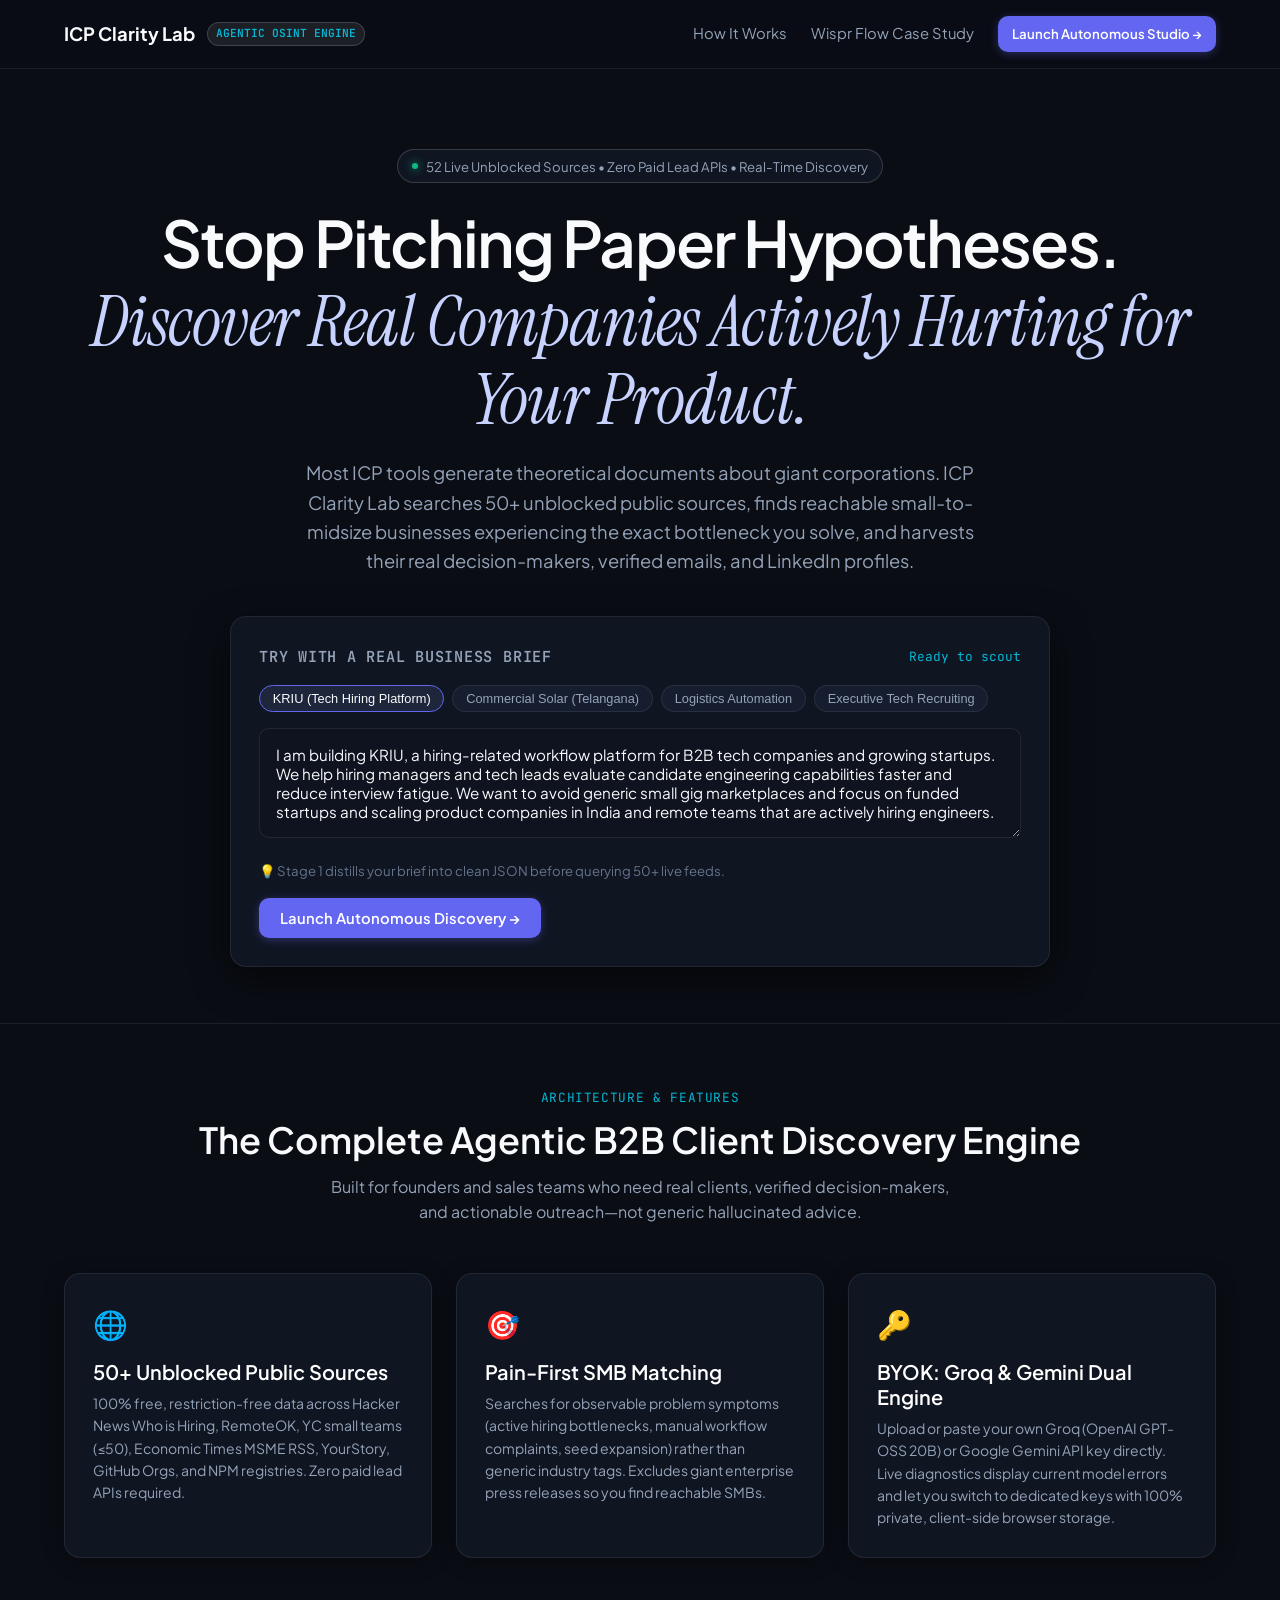
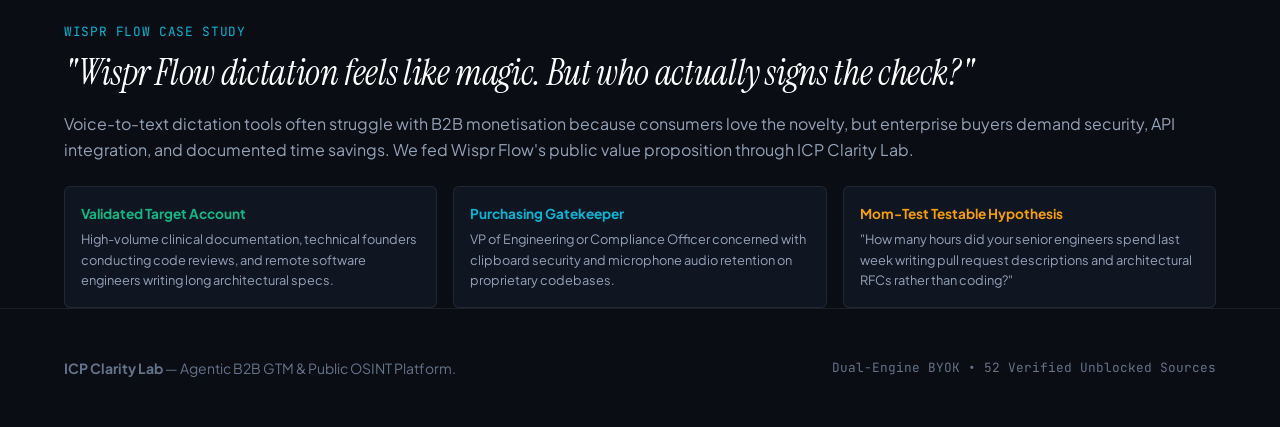
<file: static/portfolio.html>
<!DOCTYPE html>
<html lang="en">
<head>
  <meta charset="UTF-8">
  <meta name="viewport" content="width=device-width, initial-scale=1.0">
  <title>ICP Clarity Lab — Agentic B2B GTM & Public OSINT Platform</title>
  <meta name="description" content="Autonomous client discovery, decision-maker extraction, and outreach generation powered by 50+ unblocked public sources.">
  <link rel="stylesheet" href="css/styles.css">
</head>
<body>

  <!-- Navigation -->
  <header class="site-header">
    <div class="container nav-wrap">
      <div class="brand">
        <span class="brand-name">ICP Clarity Lab</span>
        <span class="brand-badge">Agentic OSINT Engine</span>
      </div>
      <nav class="nav-links">
        <a href="#how-it-works" class="nav-link">How It Works</a>
        <a href="#case-study" class="nav-link">Wispr Flow Case Study</a>
        <a href="https://kriu-icp-lab-504509523991.us-central1.run.app/app" class="btn btn-primary btn-sm">Launch Autonomous Studio &rarr;</a>
      </nav>
    </div>
  </header>

  <!-- Hero Stage -->
  <section class="hero-stage">
    <div class="container">
      <div class="hero-pill">
        <span class="dot"></span>
        <span>52 Live Unblocked Sources • Zero Paid Lead APIs • Real-Time Discovery</span>
      </div>
      <h1 class="hero-title">
        Stop Pitching Paper Hypotheses.
        <span class="serif-voice">Discover Real Companies Actively Hurting for Your Product.</span>
      </h1>
      <p class="hero-subtitle">
        Most ICP tools generate theoretical documents about giant corporations. ICP Clarity Lab searches 50+ unblocked public sources, finds reachable small-to-midsize businesses experiencing the exact bottleneck you solve, and harvests their real decision-makers, verified emails, and LinkedIn profiles.
      </p>

      <!-- Interactive Hero Conversion Bridge -->
      <div class="hero-bridge-card">
        <div class="bridge-header">
          <span class="bridge-title">Try with a Real Business Brief</span>
          <span class="mono-voice" style="color: var(--accent-cyan); font-size: 0.8rem;">Ready to scout</span>
        </div>

        <div class="preset-selector-bar" id="hero-presets">
          <button class="preset-chip active" data-preset="kriu_hiring">KRIU (Tech Hiring Platform)</button>
          <button class="preset-chip" data-preset="solar_telangana">Commercial Solar (Telangana)</button>
          <button class="preset-chip" data-preset="workflow_automation">Logistics Automation</button>
          <button class="preset-chip" data-preset="tech_agency">Executive Tech Recruiting</button>
        </div>

        <textarea id="hero-brief-input" class="bridge-textarea" placeholder="Describe what you sell, who you think needs it, and any constraints or past customer observations..."></textarea>

        <div class="bridge-footer">
          <span class="bridge-hint">💡 Stage 1 distills your brief into clean JSON before querying 50+ live feeds.</span>
          <button id="hero-launch-btn" class="btn btn-primary">
            Launch Autonomous Discovery &rarr;
          </button>
        </div>
      </div>
    </div>
  </section>

  <!-- 3-Pillar Platform Feature Section -->
  <section class="split-frame-section" id="how-it-works">
    <div class="container">
      <div class="section-head">
        <div class="section-kicker">Architecture & Features</div>
        <h2 class="section-title">The Complete Agentic B2B Client Discovery Engine</h2>
        <p style="color: var(--ink-secondary); max-width: 620px; margin: 0 auto;">
          Built for founders and sales teams who need real clients, verified decision-makers, and actionable outreach—not generic hallucinated advice.
        </p>
      </div>

      <div style="display: grid; grid-template-columns: repeat(auto-fit, minmax(320px, 1fr)); gap: 1.5rem; margin-top: 2.5rem;">
        <div class="panel-card">
          <div style="font-size: 1.75rem; margin-bottom: 0.75rem;">🌐</div>
          <h3 style="font-size: 1.25rem; color: #fff; margin-bottom: 0.5rem;">50+ Unblocked Public Sources</h3>
          <p style="font-size: 0.875rem; color: var(--ink-secondary); line-height: 1.6;">
            100% free, restriction-free data across Hacker News Who is Hiring, RemoteOK, YC small teams (≤50), Economic Times MSME RSS, YourStory, GitHub Orgs, and NPM registries. Zero paid lead APIs required.
          </p>
        </div>

        <div class="panel-card">
          <div style="font-size: 1.75rem; margin-bottom: 0.75rem;">🎯</div>
          <h3 style="font-size: 1.25rem; color: #fff; margin-bottom: 0.5rem;">Pain-First SMB Matching</h3>
          <p style="font-size: 0.875rem; color: var(--ink-secondary); line-height: 1.6;">
            Searches for observable problem symptoms (active hiring bottlenecks, manual workflow complaints, seed expansion) rather than generic industry tags. Excludes giant enterprise press releases so you find reachable SMBs.
          </p>
        </div>

        <div class="panel-card">
          <div style="font-size: 1.75rem; margin-bottom: 0.75rem;">🔑</div>
          <h3 style="font-size: 1.25rem; color: #fff; margin-bottom: 0.5rem;">BYOK: Groq & Gemini Dual Engine</h3>
          <p style="font-size: 0.875rem; color: var(--ink-secondary); line-height: 1.6;">
            Upload or paste your own Groq (OpenAI GPT-OSS 20B) or Google Gemini API key directly. Live diagnostics display current model errors and let you switch to dedicated keys with 100% private, client-side browser storage.
          </p>
        </div>
      </div>
    </div>
  </section>

  <!-- Wispr Flow Case Study Section -->
  <section class="case-study-section" id="case-study">
    <div class="container">
      <div class="case-study-card">
        <div class="section-kicker">Wispr Flow Case Study</div>
        <h2 class="serif-voice" style="font-size: 2.25rem; font-style: italic; color: #fff; margin: 0.5rem 0 1rem;">
          "Wispr Flow dictation feels like magic. But who actually signs the check?"
        </h2>
        <p style="color: var(--ink-secondary); font-size: 1rem; line-height: 1.6; margin-bottom: 1.5rem;">
          Voice-to-text dictation tools often struggle with B2B monetisation because consumers love the novelty, but enterprise buyers demand security, API integration, and documented time savings. We fed Wispr Flow's public value proposition through ICP Clarity Lab.
        </p>
        <div style="display: grid; grid-template-columns: repeat(auto-fit, minmax(220px, 1fr)); gap: 1rem;">
          <div style="background: var(--bg-surface); padding: 1rem; border-radius: var(--radius-sm); border: 1px solid var(--hairline);">
            <strong style="color: var(--status-user-provided); font-size: 0.85rem; display: block; margin-bottom: 0.25rem;">Validated Target Account</strong>
            <p style="font-size: 0.8rem; color: var(--ink-secondary);">High-volume clinical documentation, technical founders conducting code reviews, and remote software engineers writing long architectural specs.</p>
          </div>
          <div style="background: var(--bg-surface); padding: 1rem; border-radius: var(--radius-sm); border: 1px solid var(--hairline);">
            <strong style="color: var(--accent-cyan); font-size: 0.85rem; display: block; margin-bottom: 0.25rem;">Purchasing Gatekeeper</strong>
            <p style="font-size: 0.8rem; color: var(--ink-secondary);">VP of Engineering or Compliance Officer concerned with clipboard security and microphone audio retention on proprietary codebases.</p>
          </div>
          <div style="background: var(--bg-surface); padding: 1rem; border-radius: var(--radius-sm); border: 1px solid var(--hairline);">
            <strong style="color: var(--status-assumption); font-size: 0.85rem; display: block; margin-bottom: 0.25rem;">Mom-Test Testable Hypothesis</strong>
            <p style="font-size: 0.8rem; color: var(--ink-secondary);">"How many hours did your senior engineers spend last week writing pull request descriptions and architectural RFCs rather than coding?"</p>
          </div>
        </div>
      </div>
    </div>
  </section>

  <footer class="site-footer">
    <div class="container footer-content">
      <div>
        <strong>ICP Clarity Lab</strong> — Agentic B2B GTM & Public OSINT Platform.
      </div>
      <div style="font-family: var(--font-mono); font-size: 0.8rem;">
        Dual-Engine BYOK • 52 Verified Unblocked Sources
      </div>
    </div>
  </footer>

  <script>
    // Hero interactive presets
    const presets = {
      kriu_hiring: "I am building KRIU, a hiring-related workflow platform for B2B tech companies and growing startups. We help hiring managers and tech leads evaluate candidate engineering capabilities faster and reduce interview fatigue. We want to avoid generic small gig marketplaces and focus on funded startups and scaling product companies in India and remote teams that are actively hiring engineers.",
      wispr_flow: "Wispr Flow provides real-time, OS-level voice dictation and auto-editing across any application. We help developers, founders, and high-output professionals prompt AI models and articulate executive documentation at 220 WPM without keyboard strain.",
      solar_telangana: "I provide commercial solar installations to manufacturing companies in Telangana. I am interested in companies with suitable industrial facilities and high electricity consumption. I prefer businesses that are expanding or upgrading facilities. I don't want residential customers or small retail shops.",
      workflow_automation: "I provide custom AI and process automation for mid-sized logistics and distribution companies in India and SEA. We automate invoice processing, warehouse dispatch updates, and exception reporting. We do not work with early-stage non-revenue startups or companies with fewer than 20 operations staff.",
      tech_agency: "We run a specialized recruitment agency placing senior backend and AI engineers for series-A to series-C startups. We do not do mass volume hiring or generic IT staffing. We want founders and CTOs who are tired of receiving 500 unqualified resumes from traditional job boards."
    };

    const textarea = document.getElementById("hero-brief-input");
    const urlParams = new URLSearchParams(window.location.search);
    const qBrief = urlParams.get("brief");
    const qPreset = urlParams.get("preset");

    if (qBrief && qBrief.trim()) {
      textarea.value = qBrief.trim();
    } else if (qPreset && presets[qPreset]) {
      textarea.value = presets[qPreset];
    } else {
      textarea.value = presets["kriu_hiring"];
    }

    document.querySelectorAll("#hero-presets .preset-chip").forEach(chip => {
      if (qPreset) {
        chip.classList.toggle("active", chip.dataset.preset === qPreset);
      }
      chip.addEventListener("click", () => {
        document.querySelectorAll("#hero-presets .preset-chip").forEach(c => c.classList.remove("active"));
        chip.classList.add("active");
        textarea.value = presets[chip.dataset.preset];
      });
    });

    const BACKEND_APP_URL = "https://kriu-icp-lab-504509523991.us-central1.run.app/app";

    document.getElementById("hero-launch-btn").addEventListener("click", () => {
      const text = textarea.value.trim();
      if (text) {
        try { sessionStorage.setItem("icp_pending_brief", text); } catch (_) {}
        window.location.href = `${BACKEND_APP_URL}?brief=${encodeURIComponent(text)}`;
      } else {
        window.location.href = BACKEND_APP_URL;
      }
    });
  </script>
</body>
</html>
</file>
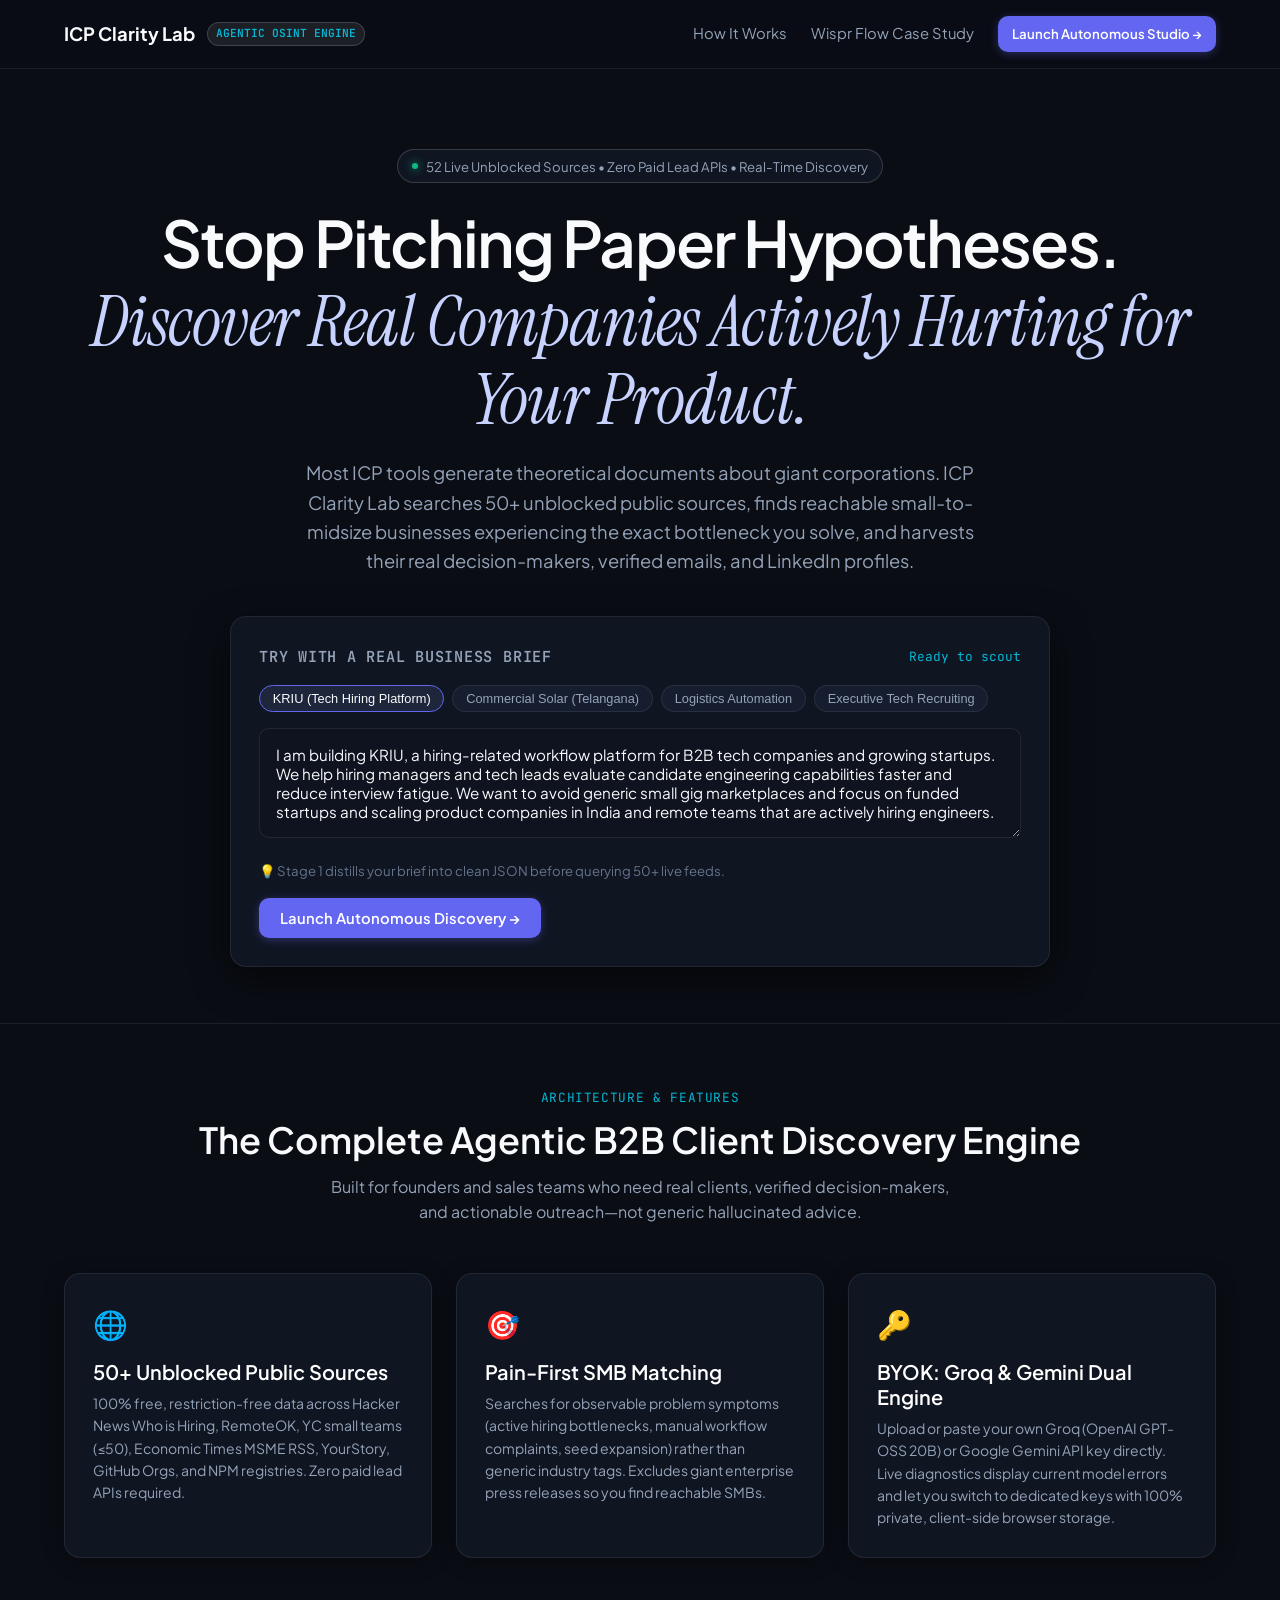
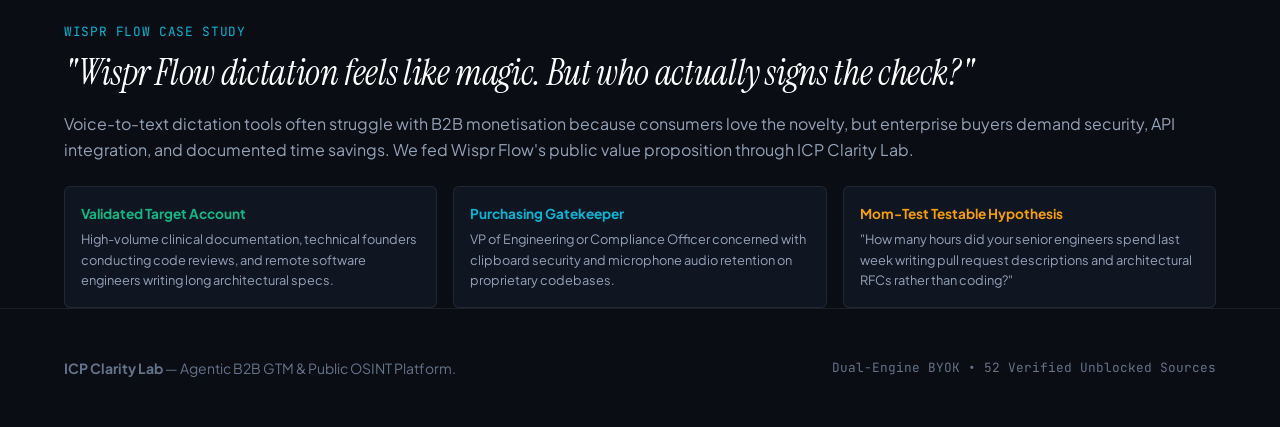
<file: static/product.html>
<!DOCTYPE html>
<html lang="en">
<head>
  <meta charset="UTF-8">
  <meta name="viewport" content="width=device-width, initial-scale=1.0">
  <title>ICP Clarity Lab — Agentic B2B GTM & Public OSINT Platform</title>
  <meta name="description" content="Autonomous client discovery, decision-maker extraction, and outreach generation powered by 50+ unblocked public sources.">
  <link rel="stylesheet" href="css/styles.css">
</head>
<body>

  <!-- Navigation -->
  <header class="site-header">
    <div class="container nav-wrap">
      <div class="brand">
        <span class="brand-name">ICP Clarity Lab</span>
        <span class="brand-badge">Agentic OSINT Engine</span>
      </div>
      <nav class="nav-links">
        <a href="#how-it-works" class="nav-link">How It Works</a>
        <a href="#case-study" class="nav-link">Wispr Flow Case Study</a>
        <a href="https://kriu-icp-lab-504509523991.us-central1.run.app/app" class="btn btn-primary btn-sm">Launch Autonomous Studio &rarr;</a>
      </nav>
    </div>
  </header>

  <!-- Hero Stage -->
  <section class="hero-stage">
    <div class="container">
      <div class="hero-pill">
        <span class="dot"></span>
        <span>52 Live Unblocked Sources • Zero Paid Lead APIs • Real-Time Discovery</span>
      </div>
      <h1 class="hero-title">
        Stop Pitching Paper Hypotheses.
        <span class="serif-voice">Discover Real Companies Actively Hurting for Your Product.</span>
      </h1>
      <p class="hero-subtitle">
        Most ICP tools generate theoretical documents about giant corporations. ICP Clarity Lab searches 50+ unblocked public sources, finds reachable small-to-midsize businesses experiencing the exact bottleneck you solve, and harvests their real decision-makers, verified emails, and LinkedIn profiles.
      </p>

      <!-- Interactive Hero Conversion Bridge -->
      <div class="hero-bridge-card">
        <div class="bridge-header">
          <span class="bridge-title">Try with a Real Business Brief</span>
          <span class="mono-voice" style="color: var(--accent-cyan); font-size: 0.8rem;">Ready to scout</span>
        </div>

        <div class="preset-selector-bar" id="hero-presets">
          <button class="preset-chip active" data-preset="kriu_hiring">KRIU (Tech Hiring Platform)</button>
          <button class="preset-chip" data-preset="solar_telangana">Commercial Solar (Telangana)</button>
          <button class="preset-chip" data-preset="workflow_automation">Logistics Automation</button>
          <button class="preset-chip" data-preset="tech_agency">Executive Tech Recruiting</button>
        </div>

        <textarea id="hero-brief-input" class="bridge-textarea" placeholder="Describe what you sell, who you think needs it, and any constraints or past customer observations..."></textarea>

        <div class="bridge-footer">
          <span class="bridge-hint">💡 Stage 1 distills your brief into clean JSON before querying 50+ live feeds.</span>
          <button id="hero-launch-btn" class="btn btn-primary">
            Launch Autonomous Discovery &rarr;
          </button>
        </div>
      </div>
    </div>
  </section>

  <!-- 3-Pillar Platform Feature Section -->
  <section class="split-frame-section" id="how-it-works">
    <div class="container">
      <div class="section-head">
        <div class="section-kicker">Architecture & Features</div>
        <h2 class="section-title">The Complete Agentic B2B Client Discovery Engine</h2>
        <p style="color: var(--ink-secondary); max-width: 620px; margin: 0 auto;">
          Built for founders and sales teams who need real clients, verified decision-makers, and actionable outreach—not generic hallucinated advice.
        </p>
      </div>

      <div style="display: grid; grid-template-columns: repeat(auto-fit, minmax(320px, 1fr)); gap: 1.5rem; margin-top: 2.5rem;">
        <div class="panel-card">
          <div style="font-size: 1.75rem; margin-bottom: 0.75rem;">🌐</div>
          <h3 style="font-size: 1.25rem; color: #fff; margin-bottom: 0.5rem;">50+ Unblocked Public Sources</h3>
          <p style="font-size: 0.875rem; color: var(--ink-secondary); line-height: 1.6;">
            100% free, restriction-free data across Hacker News Who is Hiring, RemoteOK, YC small teams (≤50), Economic Times MSME RSS, YourStory, GitHub Orgs, and NPM registries. Zero paid lead APIs required.
          </p>
        </div>

        <div class="panel-card">
          <div style="font-size: 1.75rem; margin-bottom: 0.75rem;">🎯</div>
          <h3 style="font-size: 1.25rem; color: #fff; margin-bottom: 0.5rem;">Pain-First SMB Matching</h3>
          <p style="font-size: 0.875rem; color: var(--ink-secondary); line-height: 1.6;">
            Searches for observable problem symptoms (active hiring bottlenecks, manual workflow complaints, seed expansion) rather than generic industry tags. Excludes giant enterprise press releases so you find reachable SMBs.
          </p>
        </div>

        <div class="panel-card">
          <div style="font-size: 1.75rem; margin-bottom: 0.75rem;">🔑</div>
          <h3 style="font-size: 1.25rem; color: #fff; margin-bottom: 0.5rem;">BYOK: Groq & Gemini Dual Engine</h3>
          <p style="font-size: 0.875rem; color: var(--ink-secondary); line-height: 1.6;">
            Upload or paste your own Groq (OpenAI GPT-OSS 20B) or Google Gemini API key directly. Live diagnostics display current model errors and let you switch to dedicated keys with 100% private, client-side browser storage.
          </p>
        </div>
      </div>
    </div>
  </section>

  <!-- Wispr Flow Case Study Section -->
  <section class="case-study-section" id="case-study">
    <div class="container">
      <div class="case-study-card">
        <div class="section-kicker">Wispr Flow Case Study</div>
        <h2 class="serif-voice" style="font-size: 2.25rem; font-style: italic; color: #fff; margin: 0.5rem 0 1rem;">
          "Wispr Flow dictation feels like magic. But who actually signs the check?"
        </h2>
        <p style="color: var(--ink-secondary); font-size: 1rem; line-height: 1.6; margin-bottom: 1.5rem;">
          Voice-to-text dictation tools often struggle with B2B monetisation because consumers love the novelty, but enterprise buyers demand security, API integration, and documented time savings. We fed Wispr Flow's public value proposition through ICP Clarity Lab.
        </p>
        <div style="display: grid; grid-template-columns: repeat(auto-fit, minmax(220px, 1fr)); gap: 1rem;">
          <div style="background: var(--bg-surface); padding: 1rem; border-radius: var(--radius-sm); border: 1px solid var(--hairline);">
            <strong style="color: var(--status-user-provided); font-size: 0.85rem; display: block; margin-bottom: 0.25rem;">Validated Target Account</strong>
            <p style="font-size: 0.8rem; color: var(--ink-secondary);">High-volume clinical documentation, technical founders conducting code reviews, and remote software engineers writing long architectural specs.</p>
          </div>
          <div style="background: var(--bg-surface); padding: 1rem; border-radius: var(--radius-sm); border: 1px solid var(--hairline);">
            <strong style="color: var(--accent-cyan); font-size: 0.85rem; display: block; margin-bottom: 0.25rem;">Purchasing Gatekeeper</strong>
            <p style="font-size: 0.8rem; color: var(--ink-secondary);">VP of Engineering or Compliance Officer concerned with clipboard security and microphone audio retention on proprietary codebases.</p>
          </div>
          <div style="background: var(--bg-surface); padding: 1rem; border-radius: var(--radius-sm); border: 1px solid var(--hairline);">
            <strong style="color: var(--status-assumption); font-size: 0.85rem; display: block; margin-bottom: 0.25rem;">Mom-Test Testable Hypothesis</strong>
            <p style="font-size: 0.8rem; color: var(--ink-secondary);">"How many hours did your senior engineers spend last week writing pull request descriptions and architectural RFCs rather than coding?"</p>
          </div>
        </div>
      </div>
    </div>
  </section>

  <footer class="site-footer">
    <div class="container footer-content">
      <div>
        <strong>ICP Clarity Lab</strong> — Agentic B2B GTM & Public OSINT Platform.
      </div>
      <div style="font-family: var(--font-mono); font-size: 0.8rem;">
        Dual-Engine BYOK • 52 Verified Unblocked Sources
      </div>
    </div>
  </footer>

  <script>
    // Hero interactive presets
    const presets = {
      kriu_hiring: "I am building KRIU, a hiring-related workflow platform for B2B tech companies and growing startups. We help hiring managers and tech leads evaluate candidate engineering capabilities faster and reduce interview fatigue. We want to avoid generic small gig marketplaces and focus on funded startups and scaling product companies in India and remote teams that are actively hiring engineers.",
      wispr_flow: "Wispr Flow provides real-time, OS-level voice dictation and auto-editing across any application. We help developers, founders, and high-output professionals prompt AI models and articulate executive documentation at 220 WPM without keyboard strain.",
      solar_telangana: "I provide commercial solar installations to manufacturing companies in Telangana. I am interested in companies with suitable industrial facilities and high electricity consumption. I prefer businesses that are expanding or upgrading facilities. I don't want residential customers or small retail shops.",
      workflow_automation: "I provide custom AI and process automation for mid-sized logistics and distribution companies in India and SEA. We automate invoice processing, warehouse dispatch updates, and exception reporting. We do not work with early-stage non-revenue startups or companies with fewer than 20 operations staff.",
      tech_agency: "We run a specialized recruitment agency placing senior backend and AI engineers for series-A to series-C startups. We do not do mass volume hiring or generic IT staffing. We want founders and CTOs who are tired of receiving 500 unqualified resumes from traditional job boards."
    };

    const textarea = document.getElementById("hero-brief-input");
    const urlParams = new URLSearchParams(window.location.search);
    const qBrief = urlParams.get("brief");
    const qPreset = urlParams.get("preset");

    if (qBrief && qBrief.trim()) {
      textarea.value = qBrief.trim();
    } else if (qPreset && presets[qPreset]) {
      textarea.value = presets[qPreset];
    } else {
      textarea.value = presets["kriu_hiring"];
    }

    document.querySelectorAll("#hero-presets .preset-chip").forEach(chip => {
      if (qPreset) {
        chip.classList.toggle("active", chip.dataset.preset === qPreset);
      }
      chip.addEventListener("click", () => {
        document.querySelectorAll("#hero-presets .preset-chip").forEach(c => c.classList.remove("active"));
        chip.classList.add("active");
        textarea.value = presets[chip.dataset.preset];
      });
    });

    const BACKEND_APP_URL = "https://kriu-icp-lab-504509523991.us-central1.run.app/app";

    function buildBackendUrl(brief) {
      const params = new URLSearchParams();
      if (brief) params.set("brief", brief);
      // Automatically send the Emergent website URL so the backend back button knows where to return
      params.set("return_to", window.location.href);
      return `${BACKEND_APP_URL}?${params.toString()}`;
    }

    const topNavBtn = document.querySelector(".site-header a[href*='/app']");
    if (topNavBtn) {
      topNavBtn.href = buildBackendUrl();
    }

    document.getElementById("hero-launch-btn").addEventListener("click", () => {
      const text = textarea.value.trim();
      if (text) {
        try { sessionStorage.setItem("icp_pending_brief", text); } catch (_) {}
      }
      window.location.href = buildBackendUrl(text);
    });
  </script>
</body>
</html>
</file>
<file: static/css/styles.css>
/* ==========================================================================
   ICP Clarity Lab — Production Design System & Styling
   Editorial Laboratory Theme | Three-Tier Surface Depth | Three-Voice Typography
   ========================================================================== */

@import url('https://fonts.googleapis.com/css2?family=Instrument+Serif:ital@0;1&family=JetBrains+Mono:wght@400;500;600&family=Plus+Jakarta+Sans:wght@400;500;600;700&display=swap');

:root {
  /* Surface Depth Architecture */
  --bg-base: #0a0d14;
  --bg-surface: #101522;
  --bg-surface-elevated: #161d2f;
  --bg-panel: #1d263b;
  --bg-input: #0e131f;

  /* Ink Hierarchy */
  --ink-primary: #f8fafc;
  --ink-secondary: #94a3b8;
  --ink-muted: #64748b;
  --ink-faint: #334155;

  /* Structural Hairline Tokens */
  --hairline: rgba(255, 255, 255, 0.08);
  --hairline-hover: rgba(255, 255, 255, 0.16);
  --hairline-active: rgba(99, 102, 241, 0.5);

  /* Semantic Status Tokens (Epistemic Assumption Ledger) */
  --status-user-provided: #10b981;
  --status-user-provided-bg: rgba(16, 185, 129, 0.12);
  --status-user-confirmed: #059669;
  --status-user-confirmed-bg: rgba(5, 150, 105, 0.15);
  --status-ai-interpretation: #6366f1;
  --status-ai-interpretation-bg: rgba(99, 102, 241, 0.12);
  --status-external-signal: #06b6d4;
  --status-external-signal-bg: rgba(6, 182, 212, 0.12);
  --status-assumption: #f59e0b;
  --status-assumption-bg: rgba(245, 158, 11, 0.12);
  --status-unknown: #f43f5e;
  --status-unknown-bg: rgba(244, 63, 94, 0.12);

  /* Accents */
  --accent-primary: #6366f1;
  --accent-primary-hover: #4f46e5;
  --accent-cyan: #06b6d4;

  /* Typography */
  --font-serif: 'Instrument Serif', Georgia, serif;
  --font-sans: 'Plus Jakarta Sans', -apple-system, BlinkMacSystemFont, sans-serif;
  --font-mono: 'JetBrains Mono', Menlo, Consolas, monospace;

  /* Radii & Shadows */
  --radius-sm: 6px;
  --radius-md: 10px;
  --radius-lg: 16px;
  --radius-full: 9999px;
  --shadow-subtle: 0 4px 20px rgba(0, 0, 0, 0.35);
  --shadow-elevated: 0 12px 36px rgba(0, 0, 0, 0.55);
}

/* Reset & Base */
*, *::before, *::after {
  box-sizing: border-box;
  margin: 0;
  padding: 0;
}

html {
  font-size: 16px;
  scroll-behavior: smooth;
  background-color: var(--bg-base);
  color: var(--ink-primary);
  font-family: var(--font-sans);
  -webkit-font-smoothing: antialiased;
}

body {
  min-height: 100vh;
  display: flex;
  flex-direction: column;
  line-height: 1.6;
  overflow-x: hidden;
}

a {
  color: var(--accent-cyan);
  text-decoration: none;
  transition: color 0.2s ease;
}

a:hover {
  color: var(--ink-primary);
}

/* Typography Voices */
h1, h2, h3, h4, h5, h6 {
  font-weight: 600;
  line-height: 1.25;
  color: var(--ink-primary);
}

.serif-voice {
  font-family: var(--font-serif);
  font-weight: 400;
  letter-spacing: -0.01em;
}

.mono-voice {
  font-family: var(--font-mono);
  font-size: 0.875rem;
}

/* Layout Containers */
.container {
  width: 100%;
  max-width: 1200px;
  margin: 0 auto;
  padding: 0 1.5rem;
}

.container-narrow {
  width: 100%;
  max-width: 860px;
  margin: 0 auto;
  padding: 0 1.5rem;
}

/* Header & Nav */
.site-header {
  border-bottom: 1px solid var(--hairline);
  background: rgba(10, 13, 20, 0.85);
  backdrop-filter: blur(12px);
  position: sticky;
  top: 0;
  z-index: 50;
}

.nav-wrap {
  display: flex;
  align-items: center;
  justify-content: space-between;
  height: 4.25rem;
}

.brand {
  display: flex;
  align-items: center;
  gap: 0.75rem;
  font-size: 1.15rem;
  font-weight: 700;
  color: var(--ink-primary);
}

.brand-badge {
  font-family: var(--font-mono);
  font-size: 0.7rem;
  font-weight: 600;
  text-transform: uppercase;
  background: var(--hairline);
  padding: 0.15rem 0.5rem;
  border-radius: var(--radius-full);
  border: 1px solid var(--hairline-hover);
  color: var(--accent-cyan);
}

.nav-links {
  display: flex;
  align-items: center;
  gap: 1.5rem;
}

.nav-link {
  font-size: 0.925rem;
  color: var(--ink-secondary);
  transition: color 0.2s ease;
}

.nav-link:hover {
  color: var(--ink-primary);
}

/* Buttons */
.btn {
  display: inline-flex;
  align-items: center;
  justify-content: center;
  gap: 0.5rem;
  font-family: var(--font-sans);
  font-size: 0.925rem;
  font-weight: 600;
  padding: 0.65rem 1.25rem;
  border-radius: var(--radius-md);
  border: 1px solid transparent;
  cursor: pointer;
  transition: all 0.2s ease;
  white-space: nowrap;
}

.btn-primary {
  background: var(--accent-primary);
  color: #ffffff;
  box-shadow: 0 2px 10px rgba(99, 102, 241, 0.35);
}

.btn-primary:hover {
  background: var(--accent-primary-hover);
  transform: translateY(-1px);
}

.btn-secondary {
  background: var(--bg-surface-elevated);
  color: var(--ink-primary);
  border: 1px solid var(--hairline-hover);
}

.btn-secondary:hover {
  background: var(--bg-panel);
  border-color: rgba(255, 255, 255, 0.25);
}

.btn-sm {
  padding: 0.4rem 0.8rem;
  font-size: 0.825rem;
}

.btn-emerald {
  background: var(--status-user-confirmed);
  color: #ffffff;
}

.btn-emerald:hover {
  background: #047857;
}

/* Landing Page Hero Stage */
.hero-stage {
  padding: 5rem 0 3.5rem;
  position: relative;
  text-align: center;
}

.hero-pill {
  display: inline-flex;
  align-items: center;
  gap: 0.5rem;
  background: var(--bg-surface);
  border: 1px solid var(--hairline-hover);
  padding: 0.35rem 0.9rem;
  border-radius: var(--radius-full);
  font-size: 0.825rem;
  color: var(--ink-secondary);
  margin-bottom: 1.5rem;
}

.hero-pill .dot {
  width: 6px;
  height: 6px;
  border-radius: 50%;
  background: var(--status-user-provided);
  box-shadow: 0 0 8px var(--status-user-provided);
}

.hero-title {
  font-size: clamp(2.5rem, 5vw, 4.2rem);
  letter-spacing: -0.03em;
  margin-bottom: 1.25rem;
  line-height: 1.1;
}

.hero-title .serif-voice {
  display: block;
  font-size: clamp(2.8rem, 5.5vw, 4.6rem);
  font-style: italic;
  color: #c7d2fe;
  margin-top: 0.35rem;
}

.hero-subtitle {
  font-size: 1.15rem;
  color: var(--ink-secondary);
  max-width: 680px;
  margin: 0 auto 2.5rem;
}

/* Interactive Hero Conversion Bridge */
.hero-bridge-card {
  background: var(--bg-surface);
  border: 1px solid var(--hairline);
  border-radius: var(--radius-lg);
  padding: 1.75rem;
  text-align: left;
  box-shadow: var(--shadow-elevated);
  max-width: 820px;
  margin: 0 auto;
}

.bridge-header {
  display: flex;
  align-items: center;
  justify-content: space-between;
  margin-bottom: 1rem;
}

.bridge-title {
  font-size: 0.95rem;
  font-weight: 600;
  color: var(--ink-secondary);
  text-transform: uppercase;
  letter-spacing: 0.05em;
  font-family: var(--font-mono);
}

.preset-selector-bar {
  display: flex;
  flex-wrap: wrap;
  gap: 0.5rem;
  margin-bottom: 1rem;
}

.preset-chip {
  background: var(--bg-surface-elevated);
  border: 1px solid var(--hairline);
  border-radius: var(--radius-full);
  padding: 0.3rem 0.8rem;
  font-size: 0.8rem;
  color: var(--ink-secondary);
  cursor: pointer;
  transition: all 0.2s ease;
}

.preset-chip:hover, .preset-chip.active {
  background: var(--bg-panel);
  border-color: var(--accent-primary);
  color: var(--ink-primary);
}

.bridge-textarea {
  width: 100%;
  min-height: 110px;
  background: var(--bg-input);
  border: 1px solid var(--hairline);
  border-radius: var(--radius-md);
  padding: 1rem;
  color: var(--ink-primary);
  font-family: var(--font-sans);
  font-size: 0.95rem;
  resize: vertical;
  outline: none;
  transition: border-color 0.2s ease;
}

.bridge-textarea:focus {
  border-color: var(--accent-primary);
}

.bridge-footer {
  display: flex;
  align-items: center;
  justify-content: space-between;
  margin-top: 1rem;
  flex-wrap: wrap;
  gap: 1rem;
}

.bridge-hint {
  font-size: 0.825rem;
  color: var(--ink-muted);
}

/* Split Frame Comparison */
.split-frame-section {
  padding: 4rem 0;
  border-top: 1px solid var(--hairline);
}

.section-head {
  text-align: center;
  margin-bottom: 3rem;
}

.section-kicker {
  font-family: var(--font-mono);
  font-size: 0.8rem;
  text-transform: uppercase;
  color: var(--accent-cyan);
  letter-spacing: 0.05em;
  margin-bottom: 0.5rem;
}

.section-title {
  font-size: 2.25rem;
  margin-bottom: 0.75rem;
}

.split-frame-grid {
  display: grid;
  grid-template-columns: 1fr 1fr;
  gap: 1.5rem;
}

@media (max-width: 768px) {
  .split-frame-grid {
    grid-template-columns: 1fr;
  }
}

.compare-card {
  background: var(--bg-surface);
  border: 1px solid var(--hairline);
  border-radius: var(--radius-lg);
  padding: 2rem;
  position: relative;
}

.compare-card.flawed {
  border-color: rgba(244, 63, 94, 0.25);
}

.compare-card.grounded {
  border-color: rgba(16, 185, 129, 0.35);
  background: linear-gradient(180deg, var(--bg-surface) 0%, rgba(16, 185, 129, 0.04) 100%);
}

.compare-badge {
  display: inline-block;
  font-family: var(--font-mono);
  font-size: 0.75rem;
  font-weight: 600;
  text-transform: uppercase;
  padding: 0.25rem 0.65rem;
  border-radius: var(--radius-full);
  margin-bottom: 1.25rem;
}

.compare-card.flawed .compare-badge {
  background: var(--status-unknown-bg);
  color: var(--status-unknown);
  border: 1px solid rgba(244, 63, 94, 0.3);
}

.compare-card.grounded .compare-badge {
  background: var(--status-user-provided-bg);
  color: var(--status-user-provided);
  border: 1px solid rgba(16, 185, 129, 0.3);
}

.compare-list {
  list-style: none;
  display: flex;
  flex-direction: column;
  gap: 1rem;
}

.compare-list li {
  font-size: 0.925rem;
  display: flex;
  align-items: flex-start;
  gap: 0.75rem;
}

/* Epistemic Badges */
.badge-status {
  display: inline-flex;
  align-items: center;
  gap: 0.35rem;
  font-family: var(--font-mono);
  font-size: 0.725rem;
  font-weight: 600;
  text-transform: uppercase;
  padding: 0.2rem 0.6rem;
  border-radius: var(--radius-sm);
  white-space: nowrap;
}

.badge-user_provided {
  background: var(--status-user-provided-bg);
  color: var(--status-user-provided);
  border: 1px solid rgba(16, 185, 129, 0.35);
}

.badge-user_confirmed {
  background: var(--status-user-confirmed-bg);
  color: #34d399;
  border: 1px solid rgba(52, 211, 153, 0.4);
}

.badge-ai_interpretation {
  background: var(--status-ai-interpretation-bg);
  color: #a5b4fc;
  border: 1px solid rgba(99, 102, 241, 0.35);
}

.badge-external_signal {
  background: var(--status-external-signal-bg);
  color: var(--status-external-signal);
  border: 1px solid rgba(6, 182, 212, 0.35);
}

.badge-assumption {
  background: var(--status-assumption-bg);
  color: var(--status-assumption);
  border: 1px solid rgba(245, 158, 11, 0.35);
}

.badge-unknown {
  background: var(--status-unknown-bg);
  color: var(--status-unknown);
  border: 1px solid rgba(244, 63, 94, 0.35);
}

/* Workspace Styles (app.html) */
.workspace-wrap {
  padding: 2.5rem 0 5rem;
}

.workspace-grid {
  display: grid;
  grid-template-columns: 1fr;
  gap: 2rem;
}

.panel-card {
  background: var(--bg-surface);
  border: 1px solid var(--hairline);
  border-radius: var(--radius-lg);
  padding: 1.75rem;
  box-shadow: var(--shadow-subtle);
}

.panel-title-bar {
  display: flex;
  align-items: center;
  justify-content: space-between;
  margin-bottom: 1.25rem;
  padding-bottom: 0.75rem;
  border-bottom: 1px solid var(--hairline);
}

.panel-title {
  font-size: 1.15rem;
  display: flex;
  align-items: center;
  gap: 0.65rem;
}

.step-indicator {
  font-family: var(--font-mono);
  font-size: 0.75rem;
  background: var(--bg-panel);
  border: 1px solid var(--hairline-hover);
  color: var(--accent-cyan);
  padding: 0.15rem 0.5rem;
  border-radius: var(--radius-sm);
}

/* Telemetry & Signal Status Bar */
.telemetry-bar {
  background: var(--bg-input);
  border: 1px solid var(--hairline);
  border-radius: var(--radius-md);
  padding: 0.75rem 1.25rem;
  display: flex;
  align-items: center;
  justify-content: space-between;
  font-family: var(--font-mono);
  font-size: 0.8rem;
  color: var(--ink-secondary);
  margin-bottom: 1.5rem;
  flex-wrap: wrap;
  gap: 0.75rem;
}

.telemetry-item {
  display: flex;
  align-items: center;
  gap: 0.4rem;
}

.telemetry-val {
  color: var(--ink-primary);
  font-weight: 600;
}

/* Modals & Drawers */
.modal-overlay {
  position: fixed;
  inset: 0;
  background: rgba(0, 0, 0, 0.75);
  backdrop-filter: blur(8px);
  display: flex;
  align-items: center;
  justify-content: center;
  z-index: 100;
  padding: 1.5rem;
  opacity: 0;
  pointer-events: none;
  transition: opacity 0.2s ease;
}

.modal-overlay.active {
  opacity: 1;
  pointer-events: auto;
}

.modal-box {
  background: var(--bg-surface);
  border: 1px solid var(--hairline-hover);
  border-radius: var(--radius-lg);
  width: 100%;
  max-width: 720px;
  max-height: 85vh;
  overflow-y: auto;
  padding: 2rem;
  box-shadow: var(--shadow-elevated);
}

.modal-header {
  display: flex;
  align-items: center;
  justify-content: space-between;
  margin-bottom: 1.5rem;
}

/* Ledger Items Cards */
.ledger-grid {
  display: flex;
  flex-direction: column;
  gap: 1rem;
}

.ledger-card {
  background: var(--bg-surface-elevated);
  border: 1px solid var(--hairline);
  border-radius: var(--radius-md);
  padding: 1.25rem;
  transition: border-color 0.2s ease;
}

.ledger-card:hover {
  border-color: var(--hairline-hover);
}

.ledger-header {
  display: flex;
  align-items: center;
  justify-content: space-between;
  margin-bottom: 0.65rem;
  flex-wrap: wrap;
  gap: 0.5rem;
}

.ledger-statement {
  font-size: 1rem;
  font-weight: 600;
  margin-bottom: 0.5rem;
  color: var(--ink-primary);
}

.ledger-explanation {
  font-size: 0.875rem;
  color: var(--ink-secondary);
}

.ledger-actions {
  display: flex;
  align-items: center;
  gap: 0.5rem;
  margin-top: 0.85rem;
}

/* Persona Cards Matrix */
.persona-grid {
  display: grid;
  grid-template-columns: repeat(auto-fit, minmax(280px, 1fr));
  gap: 1.25rem;
}

.persona-card {
  background: var(--bg-surface-elevated);
  border: 1px solid var(--hairline);
  border-radius: var(--radius-md);
  padding: 1.35rem;
}

.persona-title {
  font-size: 1.05rem;
  font-weight: 700;
  margin-bottom: 0.25rem;
}

.persona-type-tag {
  font-family: var(--font-mono);
  font-size: 0.75rem;
  color: var(--accent-cyan);
  text-transform: uppercase;
  margin-bottom: 0.75rem;
  display: inline-block;
}

/* Questions & Validation Steps */
.question-card, .plan-step-card {
  background: var(--bg-surface-elevated);
  border: 1px solid var(--hairline);
  border-radius: var(--radius-md);
  padding: 1.25rem;
  margin-bottom: 1rem;
}

.question-text {
  font-size: 1.05rem;
  font-weight: 600;
  color: #e2e8f0;
  margin-bottom: 0.75rem;
  line-height: 1.4;
}

.signal-row {
  display: grid;
  grid-template-columns: 1fr 1fr;
  gap: 1rem;
  margin-top: 0.75rem;
  font-size: 0.85rem;
}

.signal-box {
  padding: 0.65rem 0.85rem;
  border-radius: var(--radius-sm);
}

.signal-box.positive {
  background: var(--status-user-provided-bg);
  border: 1px solid rgba(16, 185, 129, 0.25);
  color: #34d399;
}

.signal-box.negative {
  background: var(--status-unknown-bg);
  border: 1px solid rgba(244, 63, 94, 0.25);
  color: #fb7185;
}

/* Footer */
.site-footer {
  border-top: 1px solid var(--hairline);
  padding: 3rem 0;
  margin-top: auto;
  font-size: 0.875rem;
  color: var(--ink-muted);
}

.footer-content {
  display: flex;
  align-items: center;
  justify-content: space-between;
  flex-wrap: wrap;
  gap: 1.5rem;
}


/* ==========================================================================
   Agentic SaaS Platform & GTM Workbench Styles
   Smart-Table, Sliding Time Slider, Outreach Drawer, MCP Cards, Sources Matrix
   ========================================================================== */

/* Workbench Top Tabs */
.workbench-tabs {
  display: flex;
  gap: 0.5rem;
  border-bottom: 1px solid var(--hairline);
  margin-bottom: 2rem;
  overflow-x: auto;
  padding-bottom: 0.5rem;
}

.tab-btn {
  background: transparent;
  border: 1px solid transparent;
  color: var(--ink-secondary);
  font-size: 0.9rem;
  font-weight: 600;
  padding: 0.6rem 1.2rem;
  border-radius: var(--radius-md);
  cursor: pointer;
  display: flex;
  align-items: center;
  gap: 0.5rem;
  transition: all 0.2s ease;
  white-space: nowrap;
}

.tab-btn:hover {
  color: var(--ink-primary);
  background: var(--bg-surface-elevated);
}

.tab-btn.active {
  color: #fff;
  background: var(--accent-primary);
  border-color: var(--accent-primary);
  box-shadow: 0 2px 10px rgba(99, 102, 241, 0.35);
}

/* Time Window Slider */
.slider-container {
  background: var(--bg-surface-elevated);
  padding: 1rem 1.25rem;
  border-radius: var(--radius-md);
  border: 1px solid var(--hairline);
  margin-bottom: 1.25rem;
}

.slider-header {
  display: flex;
  justify-content: space-between;
  align-items: center;
  margin-bottom: 0.75rem;
}

.slider-range-input {
  width: 100%;
  height: 6px;
  background: var(--bg-panel);
  border-radius: 4px;
  outline: none;
  cursor: pointer;
  accent-color: var(--accent-primary);
}

.time-presets-bar {
  display: flex;
  gap: 0.4rem;
  flex-wrap: wrap;
  margin-top: 0.6rem;
}

.time-chip {
  background: var(--bg-panel);
  border: 1px solid var(--hairline);
  color: var(--ink-secondary);
  font-size: 0.75rem;
  padding: 0.25rem 0.6rem;
  border-radius: var(--radius-sm);
  cursor: pointer;
  font-family: var(--font-mono);
}

.time-chip:hover {
  border-color: var(--hairline-hover);
  color: var(--ink-primary);
}

.time-chip.active {
  background: var(--status-external-signal-bg);
  border-color: var(--accent-cyan);
  color: var(--accent-cyan);
  font-weight: 600;
}

/* Source Selection Matrix */
.sources-matrix-card {
  background: var(--bg-surface-elevated);
  border: 1px solid var(--hairline);
  border-radius: var(--radius-md);
  padding: 1.25rem;
  margin-bottom: 1.5rem;
}

.category-toggles-grid {
  display: grid;
  grid-template-columns: repeat(auto-fit, minmax(280px, 1fr));
  gap: 0.75rem;
  margin-top: 0.75rem;
}

.category-checkbox-item {
  display: flex;
  align-items: flex-start;
  gap: 0.6rem;
  background: var(--bg-panel);
  padding: 0.6rem 0.85rem;
  border-radius: var(--radius-sm);
  border: 1px solid var(--hairline);
  cursor: pointer;
}

.category-checkbox-item:hover {
  border-color: var(--hairline-hover);
}

/* Clay-Style Smart-Table */
.smart-table-wrap {
  width: 100%;
  overflow-x: auto;
  border: 1px solid var(--hairline);
  border-radius: var(--radius-md);
  background: var(--bg-surface);
  box-shadow: var(--shadow-subtle);
  margin-bottom: 1.5rem;
}

.smart-table {
  width: 100%;
  border-collapse: collapse;
  font-size: 0.875rem;
  text-align: left;
}

.smart-table th {
  background: var(--bg-panel);
  color: var(--ink-secondary);
  font-weight: 600;
  padding: 0.85rem 1rem;
  border-bottom: 1px solid var(--hairline);
  white-space: nowrap;
  font-size: 0.8rem;
  text-transform: uppercase;
  letter-spacing: 0.03em;
}

.smart-table td {
  padding: 1rem;
  border-bottom: 1px solid var(--hairline);
  vertical-align: top;
}

.smart-table tr:hover td {
  background: rgba(255, 255, 255, 0.02);
}

.company-title-cell {
  display: flex;
  flex-direction: column;
  gap: 0.25rem;
}

.company-title-cell a {
  font-weight: 700;
  font-size: 0.95rem;
  color: #fff;
}

.tier-badge {
  display: inline-block;
  padding: 0.15rem 0.5rem;
  border-radius: var(--radius-sm);
  font-size: 0.7rem;
  font-weight: 600;
  text-transform: uppercase;
  letter-spacing: 0.02em;
  background: rgba(99, 102, 241, 0.15);
  color: #a5b4fc;
  border: 1px solid rgba(99, 102, 241, 0.3);
}

.fit-badge {
  display: inline-block;
  padding: 0.2rem 0.55rem;
  border-radius: var(--radius-sm);
  font-weight: 700;
  font-family: var(--font-mono);
  font-size: 0.8rem;
}

.fit-high {
  background: var(--status-user-provided-bg);
  color: var(--status-user-provided);
  border: 1px solid var(--status-user-provided);
}

.fit-med {
  background: var(--status-external-signal-bg);
  color: var(--status-external-signal);
  border: 1px solid var(--status-external-signal);
}

.evidence-badge {
  font-size: 0.825rem;
  line-height: 1.4;
  color: #e2e8f0;
  background: rgba(14, 165, 233, 0.08);
  border-left: 3px solid var(--accent-cyan);
  padding: 0.4rem 0.6rem;
  border-radius: 0 var(--radius-sm) var(--radius-sm) 0;
}

.copy-pill {
  display: inline-flex;
  align-items: center;
  gap: 0.35rem;
  padding: 0.2rem 0.55rem;
  border-radius: var(--radius-sm);
  font-family: var(--font-mono);
  font-size: 0.75rem;
  background: var(--bg-panel);
  border: 1px solid var(--hairline);
  color: #cbd5e1;
  cursor: pointer;
  transition: all 0.15s ease;
  margin-bottom: 0.25rem;
}

.copy-pill:hover {
  background: var(--bg-surface-elevated);
  border-color: var(--accent-cyan);
  color: #fff;
}

.copy-pill.verified-email {
  border-color: rgba(16, 185, 129, 0.4);
  color: #34d399;
  background: rgba(16, 185, 129, 0.08);
}

.copy-pill.pattern-email {
  border-color: rgba(6, 182, 212, 0.4);
  color: #38bdf8;
  background: rgba(6, 182, 212, 0.08);
}

.crm-status-select {
  background: var(--bg-panel);
  border: 1px solid var(--hairline);
  color: #fff;
  padding: 0.35rem 0.6rem;
  border-radius: var(--radius-sm);
  font-size: 0.8rem;
  outline: none;
  cursor: pointer;
}

.crm-status-select:focus {
  border-color: var(--accent-primary);
}

/* Slide-over Outreach Drawer */
.outreach-drawer-overlay {
  position: fixed;
  inset: 0;
  background: rgba(0, 0, 0, 0.6);
  backdrop-filter: blur(4px);
  z-index: 999;
  display: none;
  justify-content: flex-end;
}

.outreach-drawer {
  width: 100%;
  max-width: 540px;
  height: 100%;
  background: var(--bg-surface);
  border-left: 1px solid var(--hairline);
  box-shadow: -8px 0 32px rgba(0, 0, 0, 0.6);
  display: flex;
  flex-direction: column;
  animation: slideDrawer 0.25s ease-out;
}

@keyframes slideDrawer {
  from { transform: translateX(100%); }
  to { transform: translateX(0); }
}

.drawer-header {
  padding: 1.25rem 1.5rem;
  border-bottom: 1px solid var(--hairline);
  display: flex;
  justify-content: space-between;
  align-items: center;
}

.drawer-body {
  padding: 1.5rem;
  overflow-y: auto;
  flex: 1;
}

.drawer-section {
  background: var(--bg-panel);
  border: 1px solid var(--hairline);
  border-radius: var(--radius-md);
  padding: 1.25rem;
  margin-bottom: 1.25rem;
}

/* Live Multi-Agent Execution Stream */
.agent-stream {
  background: var(--bg-panel);
  border: 1px solid rgba(99, 102, 241, 0.25);
  border-radius: var(--radius-md);
  padding: 1rem 1.25rem;
  margin-top: 1rem;
  display: none;
}

.agent-step {
  display: flex;
  align-items: center;
  gap: 0.75rem;
  font-size: 0.85rem;
  padding: 0.4rem 0;
  color: var(--ink-secondary);
  font-family: var(--font-mono);
}

.agent-step.active {
  color: #fff;
  font-weight: 600;
}

.agent-step.completed {
  color: var(--status-user-provided);
}

.pulse-dot {
  width: 8px;
  height: 8px;
  border-radius: 50%;
  background: var(--accent-primary);
  box-shadow: 0 0 10px var(--accent-primary);
  animation: pulse 1.2s infinite;
}

@keyframes pulse {
  0% { transform: scale(0.9); opacity: 0.7; }
  50% { transform: scale(1.3); opacity: 1; }
  100% { transform: scale(0.9); opacity: 0.7; }
}

/* ==========================================================================
   Bring Your Own Key (BYOK) & AI Engine Modal Styles
   ========================================================================== */

.byok-banner {
  display: flex;
  justify-content: space-between;
  align-items: flex-start;
  gap: 1.25rem;
  background: linear-gradient(135deg, rgba(245, 158, 11, 0.08) 0%, rgba(16, 21, 34, 0.95) 100%);
  border: 1px solid rgba(245, 158, 11, 0.35);
  border-radius: var(--radius-md);
  padding: 1.1rem 1.4rem;
  margin-bottom: 1.5rem;
  box-shadow: 0 4px 20px rgba(0, 0, 0, 0.25);
  transition: all 0.3s ease;
}

.byok-banner.has-error {
  background: linear-gradient(135deg, rgba(244, 63, 94, 0.12) 0%, rgba(20, 16, 25, 0.95) 100%);
  border-color: rgba(244, 63, 94, 0.45);
}

.byok-banner-content {
  display: flex;
  align-items: flex-start;
  gap: 1rem;
  flex: 1;
}

.byok-banner-icon {
  font-size: 1.6rem;
  line-height: 1;
  flex-shrink: 0;
  margin-top: 0.1rem;
}

.byok-banner-body {
  flex: 1;
}

.byok-banner-title {
  font-weight: 700;
  font-size: 1rem;
  color: #fff;
  margin-bottom: 0.25rem;
}

.byok-banner-text {
  font-size: 0.875rem;
  color: var(--ink-secondary);
  line-height: 1.45;
}

.byok-error-box {
  margin-top: 0.65rem;
  background: rgba(244, 63, 94, 0.12);
  border: 1px solid rgba(244, 63, 94, 0.3);
  border-radius: var(--radius-sm);
  padding: 0.5rem 0.75rem;
  display: flex;
  flex-direction: column;
  gap: 0.25rem;
}

.byok-error-code {
  color: #fca5a5;
  font-family: var(--font-mono);
  font-size: 0.785rem;
  word-break: break-all;
  white-space: pre-wrap;
  line-height: 1.4;
}

.byok-banner-actions {
  display: flex;
  align-items: center;
  gap: 0.65rem;
  flex-shrink: 0;
  flex-wrap: wrap;
}

.btn-icon-dismiss {
  background: none;
  border: none;
  color: var(--ink-muted);
  font-size: 1.4rem;
  cursor: pointer;
  line-height: 1;
  padding: 0.2rem 0.4rem;
  border-radius: var(--radius-sm);
  transition: color 0.15s ease;
}

.btn-icon-dismiss:hover {
  color: #fff;
}

/* Modal Status Callout */
.modal-status-callout {
  border-radius: var(--radius-sm);
  padding: 0.75rem 1rem;
  font-size: 0.85rem;
  line-height: 1.4;
}

.modal-status-callout.status-error {
  background: rgba(244, 63, 94, 0.12);
  border: 1px solid rgba(244, 63, 94, 0.35);
  color: #fecdd3;
}

.modal-status-callout.status-ok {
  background: rgba(16, 185, 129, 0.12);
  border: 1px solid rgba(16, 185, 129, 0.35);
  color: #a7f3d0;
}

.modal-status-callout.status-neutral {
  background: rgba(6, 182, 212, 0.08);
  border: 1px solid rgba(6, 182, 212, 0.25);
  color: #cffafe;
}

/* Provider Switch Cards */
.provider-switch-grid {
  display: grid;
  grid-template-columns: 1fr 1fr;
  gap: 0.85rem;
}

.provider-card {
  background: var(--bg-input);
  border: 1px solid var(--hairline);
  border-radius: var(--radius-md);
  padding: 0.9rem;
  cursor: pointer;
  text-align: left;
  transition: all 0.2s ease;
  position: relative;
  font-family: inherit;
}

.provider-card:hover {
  border-color: var(--hairline-hover);
  transform: translateY(-1px);
}

.provider-card.active {
  border-color: var(--accent-cyan);
  background: rgba(6, 182, 212, 0.08);
  box-shadow: 0 0 16px rgba(6, 182, 212, 0.15);
}

.badge-pill-cyan {
  background: rgba(6, 182, 212, 0.18);
  color: var(--accent-cyan);
  padding: 0.15rem 0.5rem;
  border-radius: 9999px;
  font-size: 0.7rem;
  font-weight: 600;
  font-family: var(--font-mono);
}

/* File Dropzone */
.dropzone-box {
  border: 1.5px dashed var(--hairline-hover);
  border-radius: var(--radius-md);
  padding: 1rem 1.25rem;
  text-align: center;
  background: rgba(255, 255, 255, 0.015);
  cursor: pointer;
  transition: all 0.2s ease;
}

.dropzone-box:hover,
.dropzone-box.dragover {
  border-color: var(--accent-cyan);
  background: rgba(6, 182, 212, 0.06);
}

/* Input Toggle Icon */
.btn-input-icon {
  position: absolute;
  right: 0.75rem;
  top: 50%;
  transform: translateY(-50%);
  background: none;
  border: none;
  cursor: pointer;
  font-size: 1rem;
  padding: 0.25rem;
  opacity: 0.7;
  transition: opacity 0.15s ease;
}

.btn-input-icon:hover {
  opacity: 1;
}

/* Validation Feedback Box */
.validation-feedback-box {
  padding: 0.75rem 1rem;
  border-radius: var(--radius-sm);
  font-size: 0.85rem;
  margin-bottom: 1.25rem;
  line-height: 1.45;
}

.validation-feedback-box.success {
  background: rgba(16, 185, 129, 0.12);
  border: 1px solid rgba(16, 185, 129, 0.4);
  color: #a7f3d0;
}

.validation-feedback-box.error {
  background: rgba(244, 63, 94, 0.12);
  border: 1px solid rgba(244, 63, 94, 0.4);
  color: #fca5a5;
}

/* Privacy Assurance Box */
.privacy-notice-box {
  display: flex;
  align-items: flex-start;
  gap: 0.6rem;
  font-size: 0.775rem;
  color: var(--ink-secondary);
  background: rgba(255, 255, 255, 0.025);
  padding: 0.65rem 0.85rem;
  border-radius: var(--radius-sm);
  border: 1px solid var(--hairline);
  line-height: 1.45;
}
</file>
